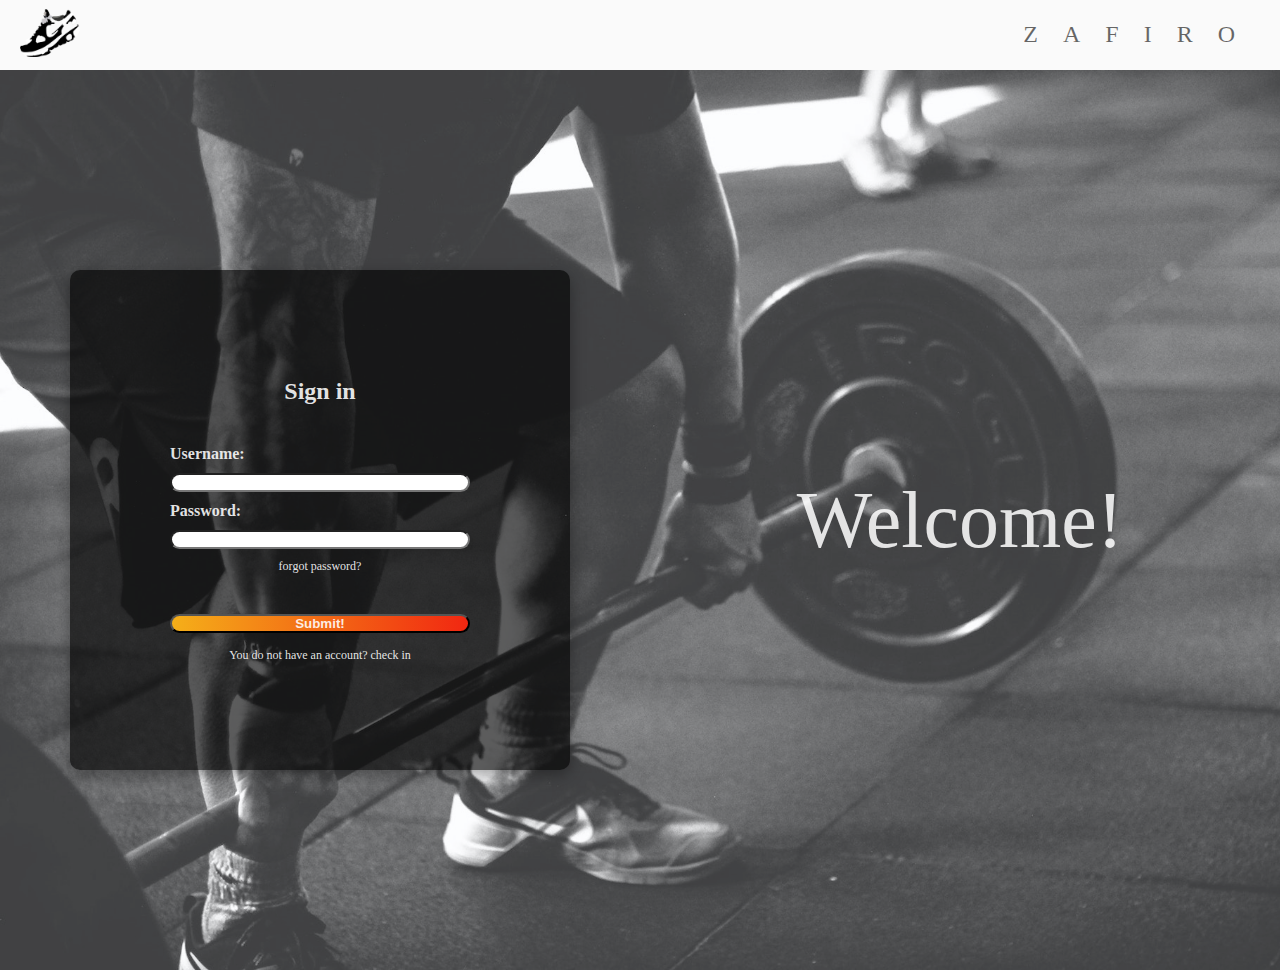
<file: login.html>
<!DOCTYPE html>
<html lang="en">
<head>
    <meta charset="UTF-8">
    <meta http-equiv="X-UA-Compatible" content="IE=edge">
    <meta name="viewport" content="width=device-width, initial-scale=1.0">
    <link href="https://cdn.jsdelivr.net/npm/bootstrap@5.2.2/dist/css/bootstrap.min.css" rel="stylesheet" integrity="sha384-Zenh87qX5JnK2Jl0vWa8Ck2rdkQ2Bzep5IDxbcnCeuOxjzrPF/et3URy9Bv1WTRi" crossorigin="anonymous">
    <link rel="stylesheet" href="https://cdnjs.cloudflare.com/ajax/libs/font-awesome/6.1.1/css/all.min.css">
    <link rel="stylesheet" href="login.css">

    <title>Login</title>
</head>
<body>
    <div class="section-container header-container" id="header-container">
        <header>
            <div class="logo-container">
                <a href="index.html"><img src="imagenes/logo_principal.png" alt="" class="logo"></a> 
                
            </div>
            <h2 class="tittle">ZAFIRO</h2>
            
        </header>
    </div>

    <div class="section">
        <div class="login-container">
            <div class="sign-container">
                

                <form action="">

                    <div>
                        <h2>Sign in</h2>
                    </div>

                    <div class="form">
                        <label for="">Username:</label>
                        <input type="text">

                        <label for="">Password:</label>
                        <input type="password">
                        <a href="#">forgot password?</a>
                    </div>    
                    
                    <div class="submit-container">
                        <button type="submit" class="submit">Submit!</button>
                        <a href="#">You do not have an account? check in</a> 
                    </div>
                </form>
            </div>    

            <div class="login-tittle">
                <h2>Welcome!</h2>
            </div>
        </div>

    </div>
    
</body>
</html>
</file>
<file: login.css>
*{
    box-sizing: border-box;
    padding: 0;
    margin: 0;
    list-style: none;
}


html{
    scroll-behavior: smooth;
}

a{
    text-decoration: none;
}

body{
    height: 100vh;
}

p,h2,h3,a,li{
    color: rgba(12, 12, 12, 0.604);
    font-weight: 500;
}


.header-container{
    height: 70px;
    background-color:#fafafa;
    width: 100%;
    padding: 0 20px;
    position: sticky;
    top: 0;
}



header h2{
    letter-spacing: 25px;
    color: #0d0c0ca0;
    font-family: Georgia, 'Times New Roman', Times, serif;
}


.logo{
    width: 60px;
}

header{
    width: 100%;
    display: flex;
    align-items: center;
    justify-content: space-between;
    margin: 0 auto;
    
}

.section-container{
    max-width: 1600px;
    display: flex;
    justify-content: center;
    align-items: center;
    margin: 0 auto;
}


.section{
    max-width: 1600px;
    margin: 0 auto;
    height: 100%;
    display: flex;
    background-image: url(imagenes/login-picture.jpg);
    background-size: cover;
    background-repeat: no-repeat;
}

.sign-container{
    width: 50%;
    height: 100%;
    display: flex;
    flex-direction: column;
    justify-content: center;
    align-items: center;
}

.sign-container form{
    display: flex;
    flex-direction: column;
    width: 500px;
    height: 500px;
    justify-content: center;
    align-items: center;
    gap: 40px;
    background-color: rgba(0, 0, 0, 0.637);
    border-radius: 10px;
    box-shadow: rgba(0, 0, 0, 0.35) 0px 5px 15px;
}

.sign-container h2{
    color: rgba(255, 255, 255, 0.892);
    font-weight: 700;
}

.sign-container a{
    color: rgba(255, 255, 255, 0.892);
    font-size: 12px;
}

.form{
    display: flex;
    flex-direction: column;
    justify-content: center;
    align-items: center;
    color: rgba(255, 255, 255, 0.881);
    font-weight: 700;
    gap: 10px;
}

.form label{
    align-self: flex-start;
}

.form input{
    width: 300px;
    border-radius: 20px;
    padding-left: 10px;
}

.submit{
    color: rgba(255, 255, 255, 0.877);
    width: 300px;
    border-radius: 20px;
    font-weight: 700;
    background: #f12711;  /* fallback for old browsers */
background: -webkit-linear-gradient(to right, #f5af19, #f12711);  /* Chrome 10-25, Safari 5.1-6 */
background: linear-gradient(to right, #f5af19, #f12711); /* W3C, IE 10+/ Edge, Firefox 16+, Chrome 26+, Opera 12+, Safari 7+ */

}

.login-container{
    display: flex;
    width: 100%;
    height: 100%;
    justify-content: center;
    align-items: center;
    background-color: #fafafa3c;
}

.login-tittle{
    width: 50%;
    height: 100%;
    display: flex;
    justify-content: center;
    align-items: center;
}

.login-tittle h2{
    font-size: 80px;
    color: rgba(255, 255, 255, 0.86);
}

.submit-container{
    display: flex;
    flex-direction: column;
    justify-content: center;
    align-items: center;
    gap: 15px;
}







@media (max-width: 1024px){
    .login-tittle{
        display: none;
    }
    
   

    
}

@media (max-width: 576px){
    .logo-container{
        display: flex;
        width: 100%;
        justify-content: center;
        align-items: center;
    }

    .sign-container form{
       width: 100%;
    }

    .sign-container{
        width: 90%;
    }

    .form input{
        width: 240px;
        
    }
    
    .submit{
        width: 240px;
    }

    .tittle{
        display: none;
    }

}
</file>
